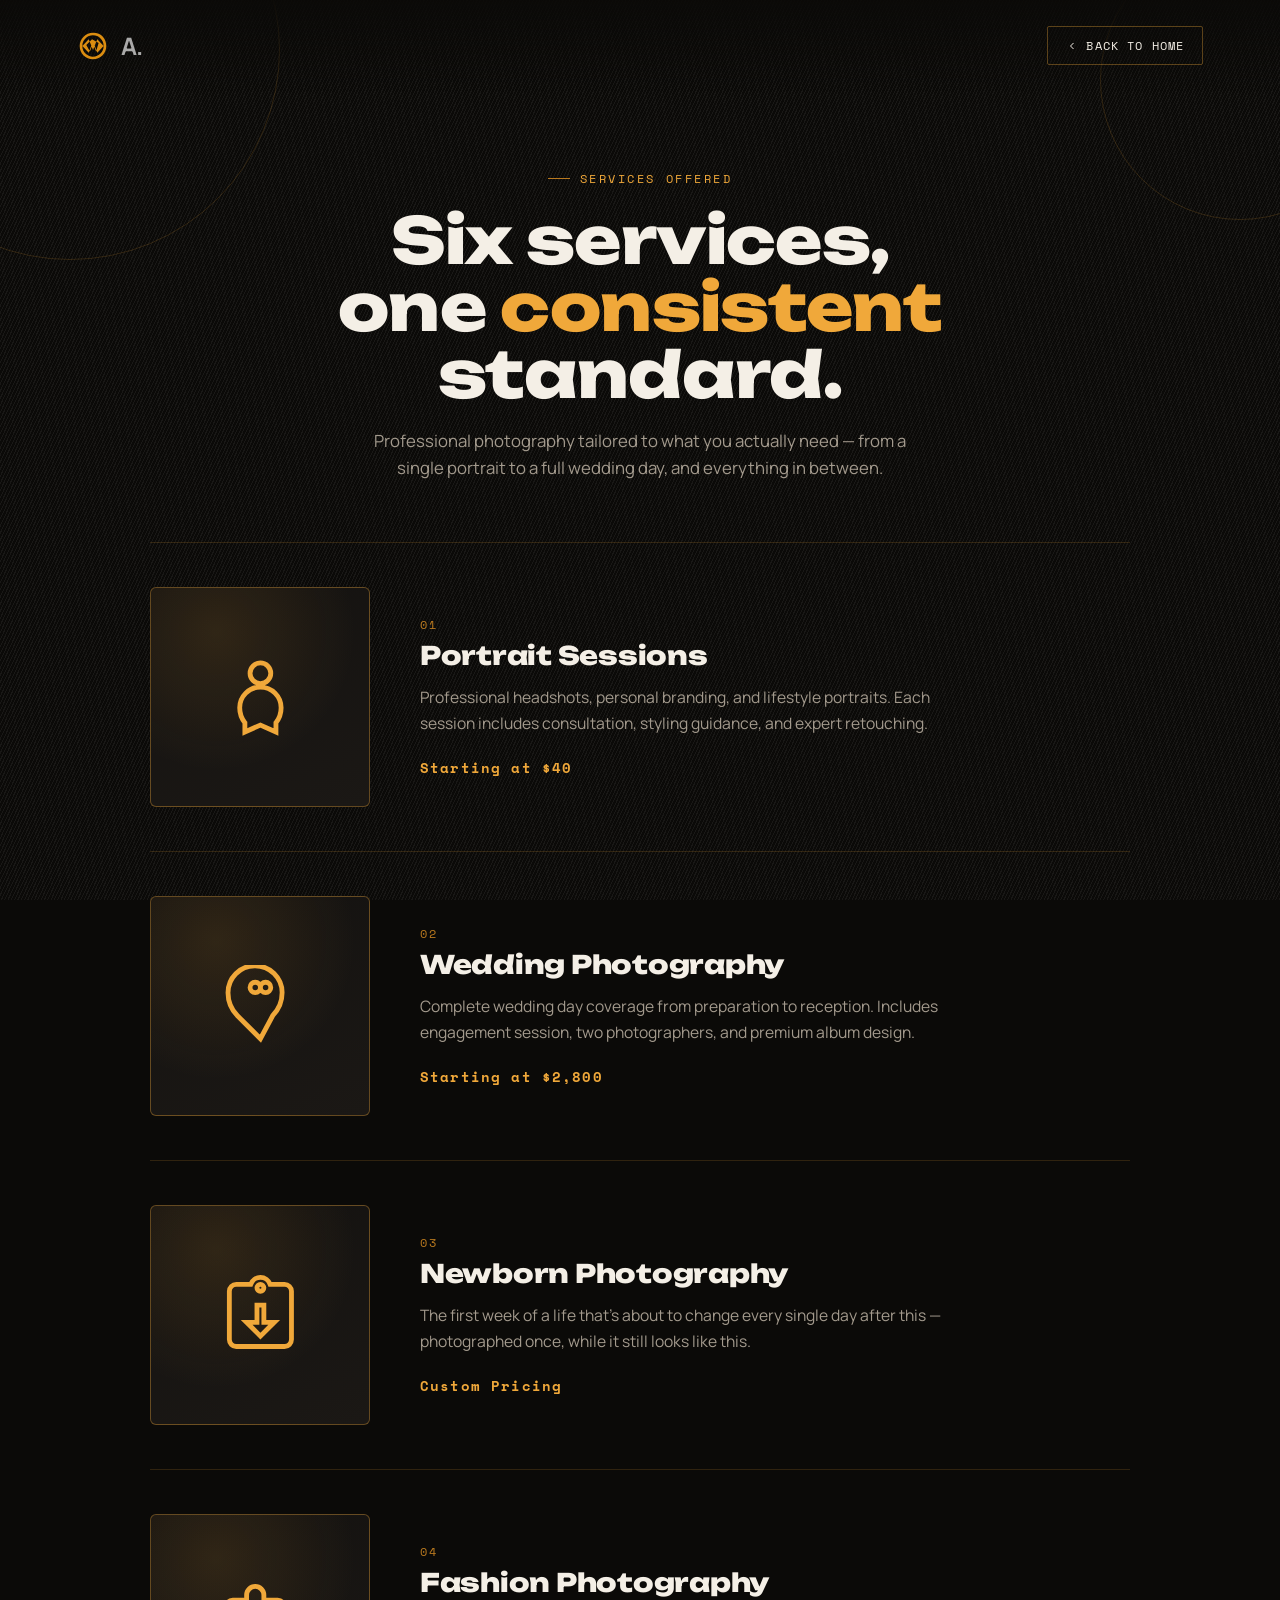
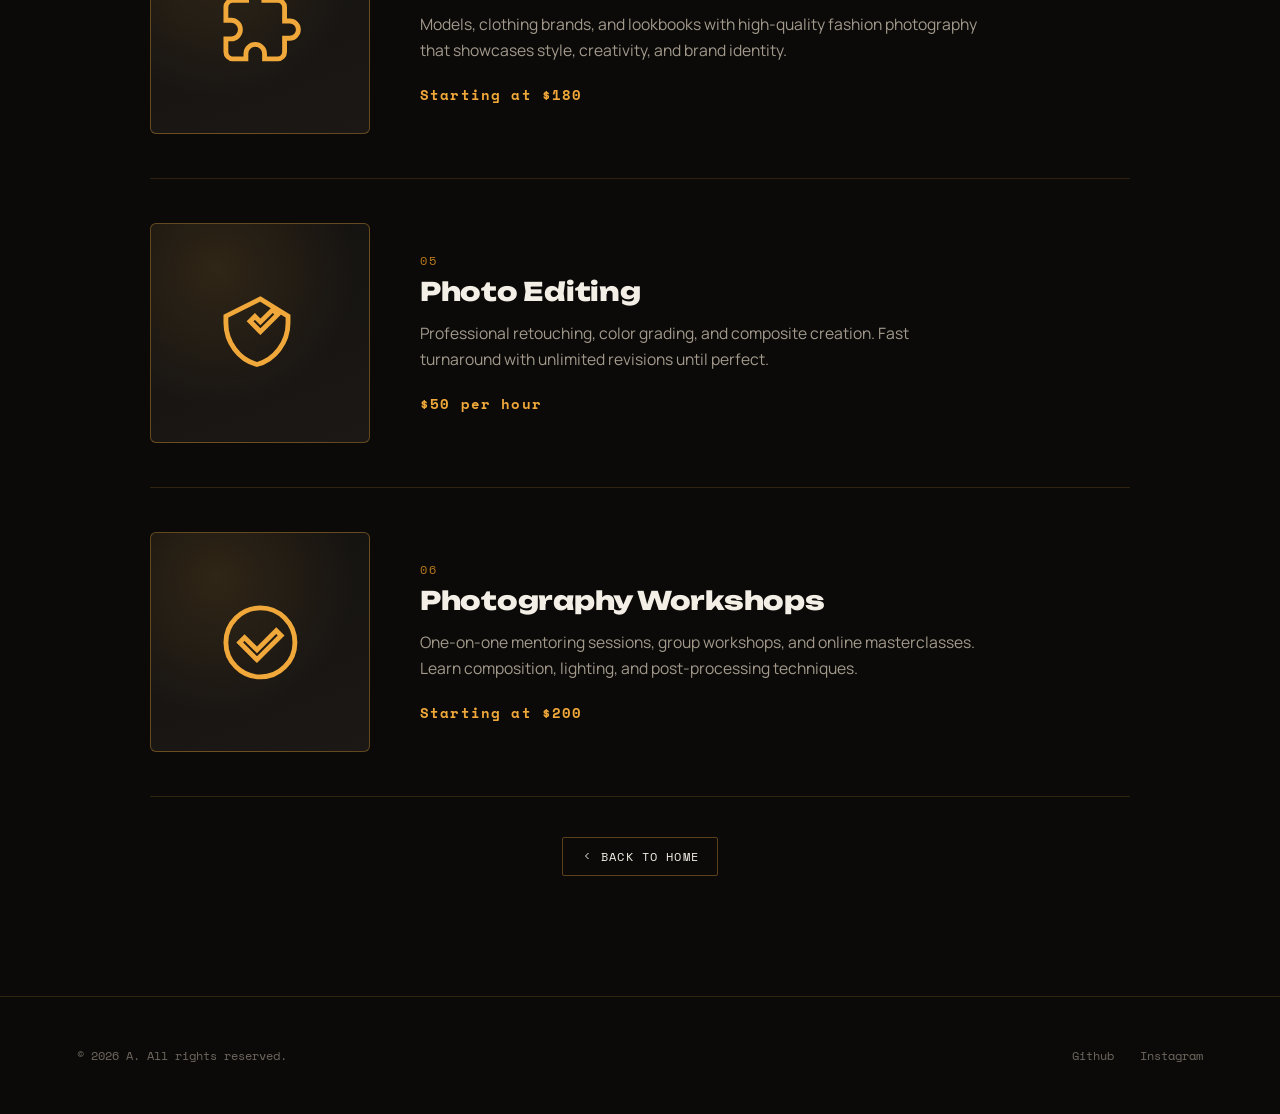
<file: services.html>
<!DOCTYPE html>
<html lang="en">
<head>
<meta charset="UTF-8">
<meta name="viewport" content="width=device-width, initial-scale=1.0">
<title>Service section</title>
<link rel="preconnect" href="https://fonts.googleapis.com">
<link rel="preconnect" href="https://fonts.gstatic.com" crossorigin>
<link href="https://fonts.googleapis.com/css2?family=Unbounded:wght@400;600;800;900&family=Manrope:wght@400;500;600;700&family=Space+Mono:wght@400;700&display=swap" rel="stylesheet">
<style>
  :root{
    --void:#0b0a08;
    --panel:#141210;
    --panel-2:#1b1815;
    --gold:#f0a83a;
    --gold-deep:#b9791f;
    --cream:#f4efe6;
    --stone:#a39a8d;
    --stone-dim:#6f6860;
	      --accent-color: #f39c12;
    --line: rgba(240,168,58,0.16);
    --line-strong: rgba(240,168,58,0.35);
  }
  *{margin:0;padding:0;box-sizing:border-box;}
  html{scroll-behavior:smooth;}
  body{background:var(--void);color:var(--cream);font-family:'Manrope',sans-serif;overflow-x:hidden;}

::selection {
  background-color: var(--accent-color);
  color: var(--void);
}

/* Custom Scrollbar */
::-webkit-scrollbar {
	width: 8px;
}

::-webkit-scrollbar-track {
	background: var(--secondary-dark);
}

::-webkit-scrollbar-thumb {
	background: var(--accent-color);
	border-radius: 4px;
}
::selection {
  background-color: var(--accent-color);
  color: var(--void);
}
.logo {
	font-size: 24px;
	font-weight: 700;
	letter-spacing: -0.5px;
	color: rgba(255, 255, 255, 0.65);
	text-decoration: none;
	display: flex;
	align-items: center;
	gap: 12px;
	transition: all 0.3s ease;
}

.logo:hover {
	color: rgba(255, 255, 255, 0.85);
}

.logo svg {
	width: 32px;
	height: 32px;
	fill: var(--accent-color);
	opacity: 0.9;
	transition: all 0.3s ease;
}

.logo:hover svg {
	opacity: 1;
	transform: rotate(-5deg) scale(1.05);
}

  .eyebrow{font-family:'Space Mono',monospace;font-size:0.72rem;letter-spacing:0.22em;text-transform:uppercase;color:var(--gold);display:flex;align-items:center;gap:10px;}
  .eyebrow::before{content:'';width:22px;height:1px;background:var(--gold-deep);}
  h1,h2,h3{font-family:'Unbounded',sans-serif;line-height:1.05;font-weight:800;letter-spacing:-0.01em;}
  a{color:inherit;text-decoration:none;}

  .grain-bg{position:fixed;inset:0;pointer-events:none;z-index:0;opacity:0.06;background-image:repeating-linear-gradient(115deg, #fff 0px, #fff 1px, transparent 1px, transparent 3px);}
  .glow-orb{position:absolute;border-radius:50%;border:1px solid var(--line);pointer-events:none;}
.loading-screen {
	position: fixed;
	top: 0;
	left: 0;
	right: 0;
	bottom: 0;
	background: var(--void);
	display: flex;
	align-items: center;
	justify-content: center;
	z-index: 9999;
	transition: opacity 0.5s ease;
}

.loading-screen.hidden {
	opacity: 0;
	pointer-events: none;
}

.loader {
	width: 50px;
	height: 50px;
	border: 3px solid rgba(255, 255, 255, 0.1);
	border-top-color: var(--gold);
	border-radius: 50%;
	animation: spin 1s linear infinite;
}

@keyframes spin {
	0% {
		transform: rotate(0deg);
	}

	100% {
		transform: rotate(360deg);
	}
}
  /* ================= NAV ================= */
  nav{position:fixed;top:0;left:0;right:0;z-index:50;display:flex;justify-content:space-between;align-items:center;padding:26px 6vw;background:linear-gradient(180deg, rgba(11,10,8,0.92), transparent);}
  .nav-cta{font-family:'Space Mono',monospace;font-size:0.72rem;letter-spacing:0.1em;text-transform:uppercase;border:1px solid var(--line-strong);padding:10px 18px;border-radius:2px;transition:all 0.3s ease;display:inline-flex;align-items:center;gap:8px;}
  .nav-cta:hover{background:var(--gold);color:var(--void);border-color:var(--gold);}
  .nav-cta svg{width:12px;height:12px;stroke:currentColor;fill:none;stroke-width:2;}

  /* ================= PAGE HEADER ================= */
  .page-header{
    position:relative;
    padding:170px 6vw 60px;
    text-align:center;
    overflow:hidden;
  }
  .page-header .eyebrow{justify-content:center;}
  .page-header h1{
    font-size:clamp(2.4rem, 5vw, 4rem);
    margin:20px auto 18px;
    max-width:760px;
    color:var(--cream);
  }
  .page-header h1 em{font-style:normal;color:var(--gold);}
  .page-header p{
    color:var(--stone);
    max-width:560px;
    margin:0 auto;
    font-size:1.05rem;
    line-height:1.65;
  }

  /* =============== SECTION SHARED =============== */
  section{position:relative;z-index:2;padding:60px 6vw 120px;}

  .reveal{opacity:0;transform:translateY(46px);transition:opacity 0.8s cubic-bezier(.21,.8,.32,1), transform 0.8s cubic-bezier(.21,.8,.32,1);}
  .reveal.in-view{opacity:1;transform:translateY(0);}

  /* =============== SERVICES — left icon / right detail =============== */
  .service-rows{max-width:980px;margin:0 auto;}
  .service-row{
    display:grid;
    grid-template-columns:220px 1fr;
    gap:50px;
    align-items:center;
    padding:44px 0;
    border-top:1px solid var(--line);
    transition: .7s ease;
  }
  .service-rows .service-row:last-child{border-bottom:1px solid var(--line);}
.service-row:hover {
  transform: scale(1.1);
  border: 1px solid var(--stone-dim);
 padding: 10px 10px;
}
  .service-visual{
    aspect-ratio:1/1;
    border:1px solid var(--line-strong);
    border-radius:6px;
    background:radial-gradient(circle at 30% 20%, rgba(240,168,58,0.12), transparent 60%), linear-gradient(160deg, var(--panel), var(--panel-2));
    display:flex;
    align-items:center;
    justify-content:center;
  }
  .service-visual svg{width:38%;height:38%;stroke:var(--gold);fill:none;stroke-width:1.4;}

  .service-detail .service-num{
    font-family:'Space Mono',monospace;
    font-size:0.72rem;
    color:var(--gold-deep);
    letter-spacing:0.14em;
    margin-bottom:10px;
  }
  .service-detail h3{
    font-size:1.6rem;
    color:var(--cream);
    margin-bottom:14px;
  }
  .service-detail p{
    color:var(--stone);
    font-size:0.98rem;
    line-height:1.7;
    max-width:560px;
    margin-bottom:20px;
  }
  .service-detail-footer{
    display:flex;
    align-items:center;
    gap:24px;
    flex-wrap:wrap;
  }
  .service-price{
    font-family:'Space Mono',monospace;
    color:var(--gold);
    letter-spacing:0.08em;
    font-size:0.9rem;
    font-weight:700;
  }
  .service-soon{
    font-family:'Space Mono',monospace;
    font-size:0.74rem;
    letter-spacing:0.08em;
    text-transform:uppercase;
    color:var(--stone-dim);
  }

  /* =============== BACK TO HOME (bottom) =============== */
  .back-home-block{
    text-align:center;
    padding-top:40px;
  }

  footer{padding:50px 6vw;display:flex;justify-content:space-between;align-items:center;border-top:1px solid var(--line);font-family:'Space Mono',monospace;font-size:0.75rem;color:var(--stone-dim);}
  footer a:hover{color:var(--gold);}
  .footer-links{display:flex;gap:26px;}

  @media (max-width: 900px){
    .service-row{grid-template-columns:1fr;gap:24px;}
    .service-visual{max-width:200px;margin:0 auto;}
    footer{flex-direction:column;gap:16px;text-align:center;}
  }
  @media (prefers-reduced-motion: reduce){
    .reveal{opacity:1;transform:none;transition:none;}
  }
</style>
</head>
<body>
<div class="loading-screen" id="loading-screen">
        <div class="loader"></div>
    </div>
<div class="grain-bg"></div>

<nav>
  <a href="#home" class="logo">
                <svg viewBox="0 0 24 24" xmlns="http://www.w3.org/2000/svg">
                    <path d="M12 20C16.4 20 20 16.4 20 12C20 7.6 16.4 4 12 4C7.6 4 4 7.6 4 12C4 16.4 7.6 20 12 20M12 2C18.5 2 22 6.5 22 12C22 17.5 17.5 22 12 22C6.5 22 2 17.5 2 12C2 6.5 6.5 2 12 2M14.3 16.2L12 10L9.7 16.2L7 11.3L11.3 7L16.2 9.7L14.3 16.2M8.8 17L12 8L15.2 17L20 12L15.2 7L12 15L8.8 7L4 12L8.8 17Z"/>
                </svg>
                A.
            </a>
  <a href="index.html" class="nav-cta">
    <svg viewBox="0 0 24 24"><path d="M15 18l-6-6 6-6"/></svg>
    Back to Home
  </a>
</nav>

<!-- ================= PAGE HEADER ================= -->
<section class="page-header" style="padding-bottom:0;">
  <div class="glow-orb" style="width:420px;height:420px;top:-160px;left:-140px;"></div>
  <div class="glow-orb" style="width:280px;height:280px;top:-60px;right:-100px;"></div>
  <div class="eyebrow">services offered</div>
  <h1>Six services,<br>one <em>consistent</em> standard.</h1>
  <p>Professional photography tailored to what you actually need — from a single portrait to a full wedding day, and everything in between.</p>
</section>

<!-- ================= SERVICES ================= -->
<section id="services">
  <div class="service-rows">

    <div class="service-row reveal">
      <a href="portrait-sessions.html" target="_blank"> 
      <div class="service-visual">
        <svg viewBox="0 0 24 24"><path d="M12 2C10.34 2 9 3.34 9 5C9 6.66 10.34 8 12 8C13.66 8 15 6.66 15 5C15 3.34 13.66 2 12 2ZM12 9C8.69 9 6 11.69 6 15C6 16.66 6.56 18.17 7.5 19.32V22L12 20L16.5 22V19.32C17.44 18.17 18 16.66 18 15C18 11.69 15.31 9 12 9Z"/></svg>
      </div>
      <div class="service-detail">
        <div class="service-num">01</div>
        <h3>Portrait Sessions</h3>
        <p>Professional headshots, personal branding, and lifestyle portraits. Each session includes consultation, styling guidance, and expert retouching.</p>
        <div class="service-detail-footer">
          <div class="service-price">Starting at $40</div>
          </a>
        </div>
      </div>
    </div>

    <div class="service-row reveal">
      <a href="Wedding Photography.html" target="_blank"> 
      <div class="service-visual">
        <svg viewBox="0 0 24 24"><path d="M12 6.5C12 5.67 11.33 5 10.5 5S9 5.67 9 6.5 9.67 8 10.5 8 12 7.33 12 6.5M13.5 5C12.67 5 12 5.67 12 6.5S12.67 8 13.5 8 15 7.33 15 6.5 14.33 5 13.5 5M12 21.35L5.35 14.7C3.58 12.93 2.61 10.54 2.61 8.04C2.61 3.74 6.05 0.25 10.36 0.21C14.72 0.17 18.29 3.69 18.29 8C18.29 10.53 17.34 12.88 15.58 14.65L12 21.35Z"/></svg>
      </div>
      <div class="service-detail">
        <div class="service-num">02</div>
        <h3>Wedding Photography</h3>
        <p>Complete wedding day coverage from preparation to reception. Includes engagement session, two photographers, and premium album design.</p>
        <div class="service-detail-footer">
          <div class="service-price">Starting at $2,800</div>
          </a>
        </div>
      </div>
    </div>

    <div class="service-row reveal">
      <a href="Newborn Photography.html" target="_blank">
      <div class="service-visual">
        <svg viewBox="0 0 24 24"><path d="M19 3H14.82C14.4 1.84 13.3 1 12 1S9.6 1.84 9.18 3H5C3.9 3 3 3.9 3 5V19C3 20.1 3.9 21 5 21H19C20.1 21 21 20.1 21 19V5C21 3.9 20.1 3 19 3ZM12 3C12.55 3 13 3.45 13 4S12.55 5 12 5 11 4.55 11 4 11.45 3 12 3ZM12 18L8 14H11V9H13V14H16L12 18Z"/></svg>
      </div>
      <div class="service-detail">
        <div class="service-num">03</div>
        <h3>Newborn Photography</h3>
        <p>The first week of a life that's about to change every single day after this — photographed once, while it still looks like this.</p>
        <div class="service-detail-footer">
          <div class="service-price">Custom Pricing</div>
          </a>
        </div>
      </div>
    </div>

    <div class="service-row reveal">
      <a href="Fashion Photography.html" target="_blank">
      <div class="service-visual">
        <svg viewBox="0 0 24 24"><path d="M20.5 11H19V7C19 5.9 18.1 5 17 5H13V3.5C13 2.12 11.88 1 10.5 1S8 2.12 8 3.5V5H4C2.9 5 2 5.9 2 7V10.8H3.5C4.99 10.8 6.2 12.01 6.2 13.5S4.99 16.2 3.5 16.2H2V20C2 21.1 2.9 22 4 22H7.8V20.5C7.8 19.01 9.01 17.8 10.5 17.8S13.2 19.01 13.2 20.5V22H17C18.1 22 19 21.1 19 20V16H20.5C21.88 16 23 14.88 23 13.5S21.88 11 20.5 11Z"/></svg>
      </div>
      <div class="service-detail">
        <div class="service-num">04</div>
        <h3>Fashion Photography</h3>
        <p>Models, clothing brands, and lookbooks with high-quality fashion photography that showcases style, creativity, and brand identity.</p>
        <div class="service-detail-footer">
          <div class="service-price">Starting at $180</div>
          </a>
        </div>
      </div>
    </div>

    <div class="service-row reveal">
      <a href="photo-editing.html" target="_blank">
      <div class="service-visual">
        <svg viewBox="0 0 24 24"><path d="M12 2L2 7V9C2 14.55 5.84 19.74 11 21C16.16 19.74 20 14.55 20 9V7L12 2ZM12 11.5L9 8.5L10.41 7.09L12 8.67L15.59 5.09L17 6.5L12 11.5Z"/></svg>
      </div>
      <div class="service-detail">
        <div class="service-num">05</div>
        <h3>Photo Editing</h3>
        <p>Professional retouching, color grading, and composite creation. Fast turnaround with unlimited revisions until perfect.</p>
        <div class="service-detail-footer">
          <div class="service-price">$50 per hour</div>
          </a>
        </div>
      </div>
    </div>

    <div class="service-row reveal">
      <a href="Photography Workshop..html" target="_blank">
      <div class="service-visual">
        <svg viewBox="0 0 24 24"><path d="M12 2C6.48 2 2 6.48 2 12S6.48 22 12 22 22 17.52 22 12 17.52 2 12 2ZM11 17L6 12L7.41 10.59L11 14.17L16.59 8.59L18 10L11 17Z"/></svg>
      </div>
      <div class="service-detail">
        <div class="service-num">06</div>
        <h3>Photography Workshops</h3>
        <p>One-on-one mentoring sessions, group workshops, and online masterclasses. Learn composition, lighting, and post-processing techniques.</p>
        <div class="service-detail-footer">
          <div class="service-price">Starting at $200</div>
          </a>
        </div>
      </div>
    </div>

  </div>

  <div class="back-home-block reveal">
    <a href="index.html" class="nav-cta" style="position:relative;">
      <svg viewBox="0 0 24 24"><path d="M15 18l-6-6 6-6"/></svg>
      Back to Home
    </a>
  </div>
</section>

<footer>
  <div>© 2026 A. All rights reserved.</div>
  <div class="footer-links">
    <a href="https://github.com/AhmadTariqdev-ai" target="_blank">Github</a>
    <a href="https://www.instagram.com/ahm_ad_tar_iq/" target="_blank">Instagram</a>
  </div>
</footer>

<script>
  const revealEls = document.querySelectorAll('.reveal');
  const observer = new IntersectionObserver((entries) => {
    entries.forEach(entry => {
      if(entry.isIntersecting){
        entry.target.classList.add('in-view');
        observer.unobserve(entry.target);
      }
    });
  }, { threshold: 0.15, rootMargin: '0px 0px -60px 0px' });
  revealEls.forEach(el => observer.observe(el));
  // loader reveal2 
 setTimeout(() => {
        document.querySelector(".loading-screen").style.display = "none";
 }, 1500);

</script>

</body>
</html>
</file>
